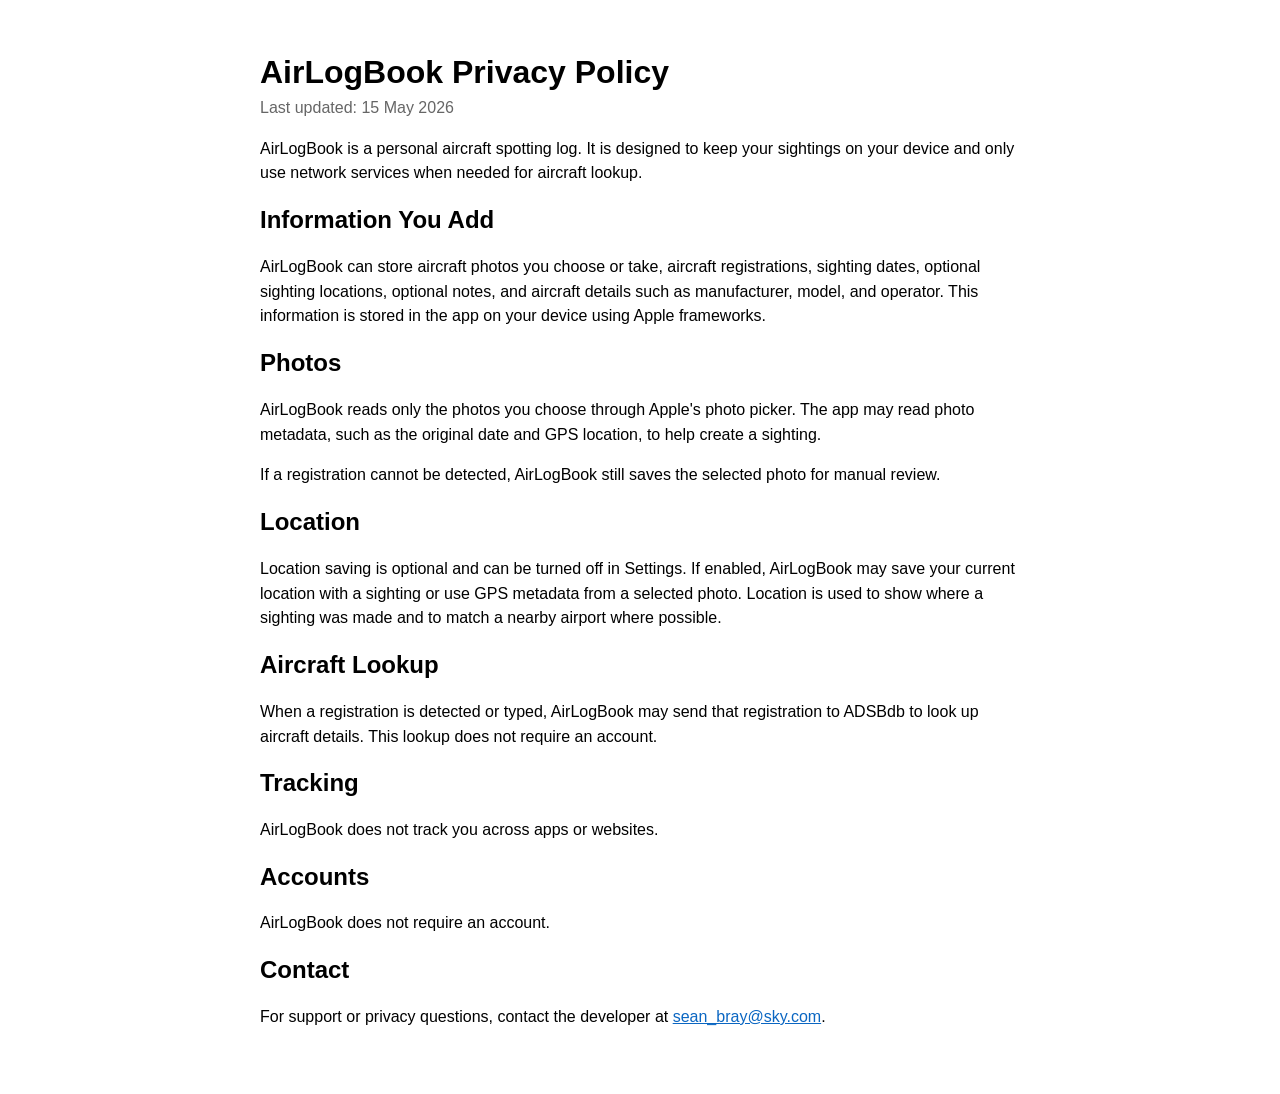
<file: index.html>
<!doctype html>
<html lang="en">
<head>
  <meta charset="utf-8">
  <meta name="viewport" content="width=device-width, initial-scale=1">
  <title>AirLogBook Privacy Policy</title>
  <style>
    :root {
      color-scheme: light dark;
      font-family: -apple-system, BlinkMacSystemFont, "Segoe UI", sans-serif;
      line-height: 1.55;
    }
    body {
      max-width: 760px;
      margin: 0 auto;
      padding: 32px 20px 48px;
    }
    h1, h2 {
      line-height: 1.2;
    }
    h1 {
      margin-bottom: 4px;
    }
    .updated {
      color: #666;
      margin-top: 0;
    }
    a {
      color: #0a66c2;
    }
  </style>
</head>
<body>
  <h1>AirLogBook Privacy Policy</h1>
  <p class="updated">Last updated: 15 May 2026</p>

  <p>AirLogBook is a personal aircraft spotting log. It is designed to keep your sightings on your device and only use network services when needed for aircraft lookup.</p>

  <h2>Information You Add</h2>
  <p>AirLogBook can store aircraft photos you choose or take, aircraft registrations, sighting dates, optional sighting locations, optional notes, and aircraft details such as manufacturer, model, and operator. This information is stored in the app on your device using Apple frameworks.</p>

  <h2>Photos</h2>
  <p>AirLogBook reads only the photos you choose through Apple's photo picker. The app may read photo metadata, such as the original date and GPS location, to help create a sighting.</p>
  <p>If a registration cannot be detected, AirLogBook still saves the selected photo for manual review.</p>

  <h2>Location</h2>
  <p>Location saving is optional and can be turned off in Settings. If enabled, AirLogBook may save your current location with a sighting or use GPS metadata from a selected photo. Location is used to show where a sighting was made and to match a nearby airport where possible.</p>

  <h2>Aircraft Lookup</h2>
  <p>When a registration is detected or typed, AirLogBook may send that registration to ADSBdb to look up aircraft details. This lookup does not require an account.</p>

  <h2>Tracking</h2>
  <p>AirLogBook does not track you across apps or websites.</p>

  <h2>Accounts</h2>
  <p>AirLogBook does not require an account.</p>

  <h2>Contact</h2>
  <p>For support or privacy questions, contact the developer at <a href="mailto:sean_bray@sky.com">sean_bray@sky.com</a>.</p>
</body>
</html>
</file>
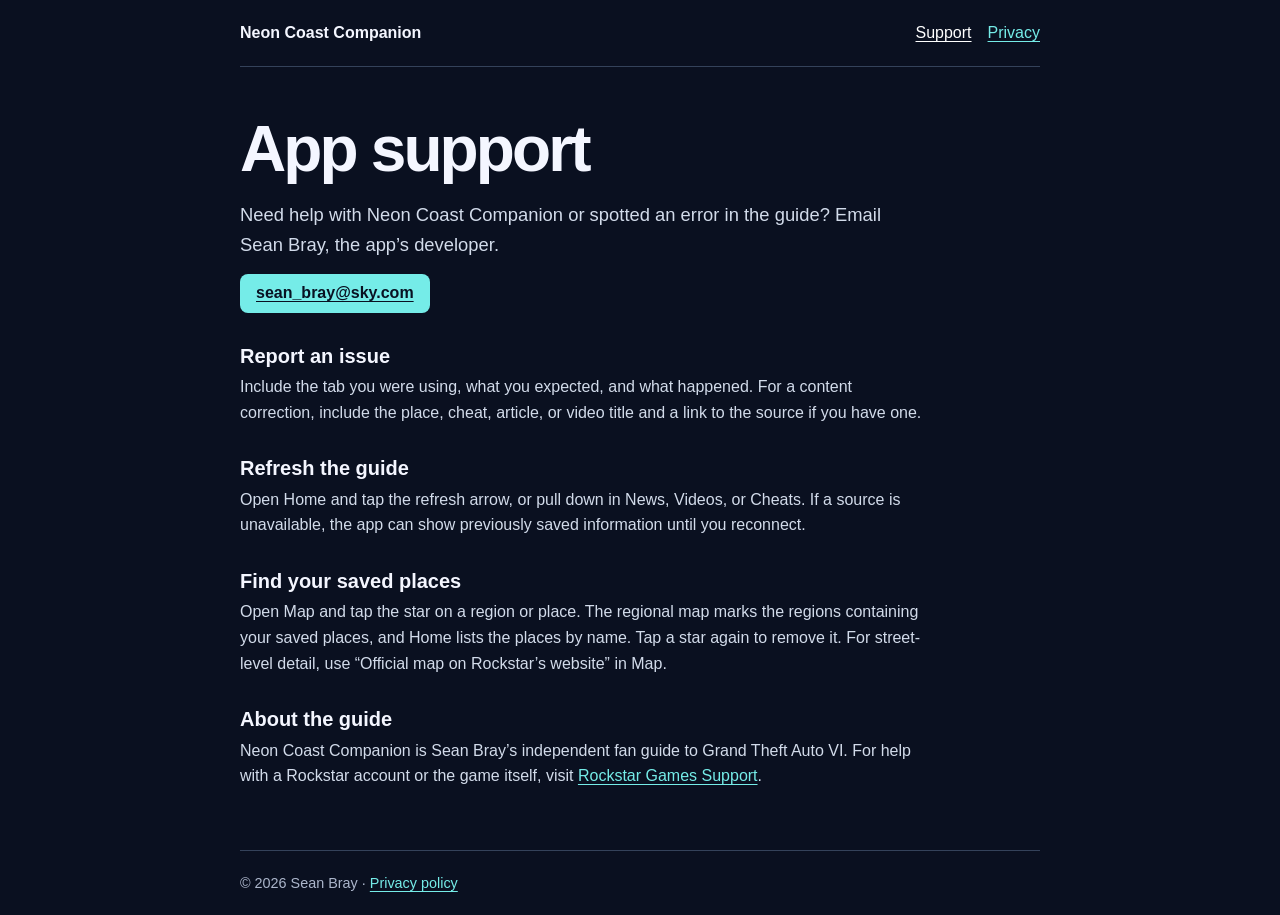
<file: leonida/index.html>
<!doctype html>
<html lang="en">
<head>
  <meta charset="utf-8">
  <meta name="viewport" content="width=device-width, initial-scale=1">
  <meta name="description" content="Help and contact information for Sean Bray’s Neon Coast Companion for iPhone and iPad.">
  <title>Neon Coast Companion · App support</title>
  <link rel="stylesheet" href="style.css">
</head>
<body>
  <header><a href="./" aria-label="Neon Coast Companion support home">Neon Coast Companion</a><nav aria-label="Help pages"><a href="./" aria-current="page">Support</a><a href="privacy.html">Privacy</a></nav></header>
  <main>
    <h1>App support</h1>
    <p class="lead">Need help with Neon Coast Companion or spotted an error in the guide? Email Sean Bray, the app’s developer.</p>
    <a class="contact" href="mailto:sean_bray@sky.com?subject=Neon%20Coast%20Companion%20support">sean_bray@sky.com</a>
    <section><h2>Report an issue</h2><p>Include the tab you were using, what you expected, and what happened. For a content correction, include the place, cheat, article, or video title and a link to the source if you have one.</p></section>
    <section><h2>Refresh the guide</h2><p>Open Home and tap the refresh arrow, or pull down in News, Videos, or Cheats. If a source is unavailable, the app can show previously saved information until you reconnect.</p></section>
    <section><h2>Find your saved places</h2><p>Open Map and tap the star on a region or place. The regional map marks the regions containing your saved places, and Home lists the places by name. Tap a star again to remove it. For street-level detail, use “Official map on Rockstar’s website” in Map.</p></section>
    <section><h2>About the guide</h2><p>Neon Coast Companion is Sean Bray’s independent fan guide to Grand Theft Auto VI. For help with a Rockstar account or the game itself, visit <a href="https://support.rockstargames.com/">Rockstar Games Support</a>.</p></section>
  </main>
  <footer>© 2026 Sean Bray · <a href="privacy.html">Privacy policy</a></footer>
</body>
</html>
</file>
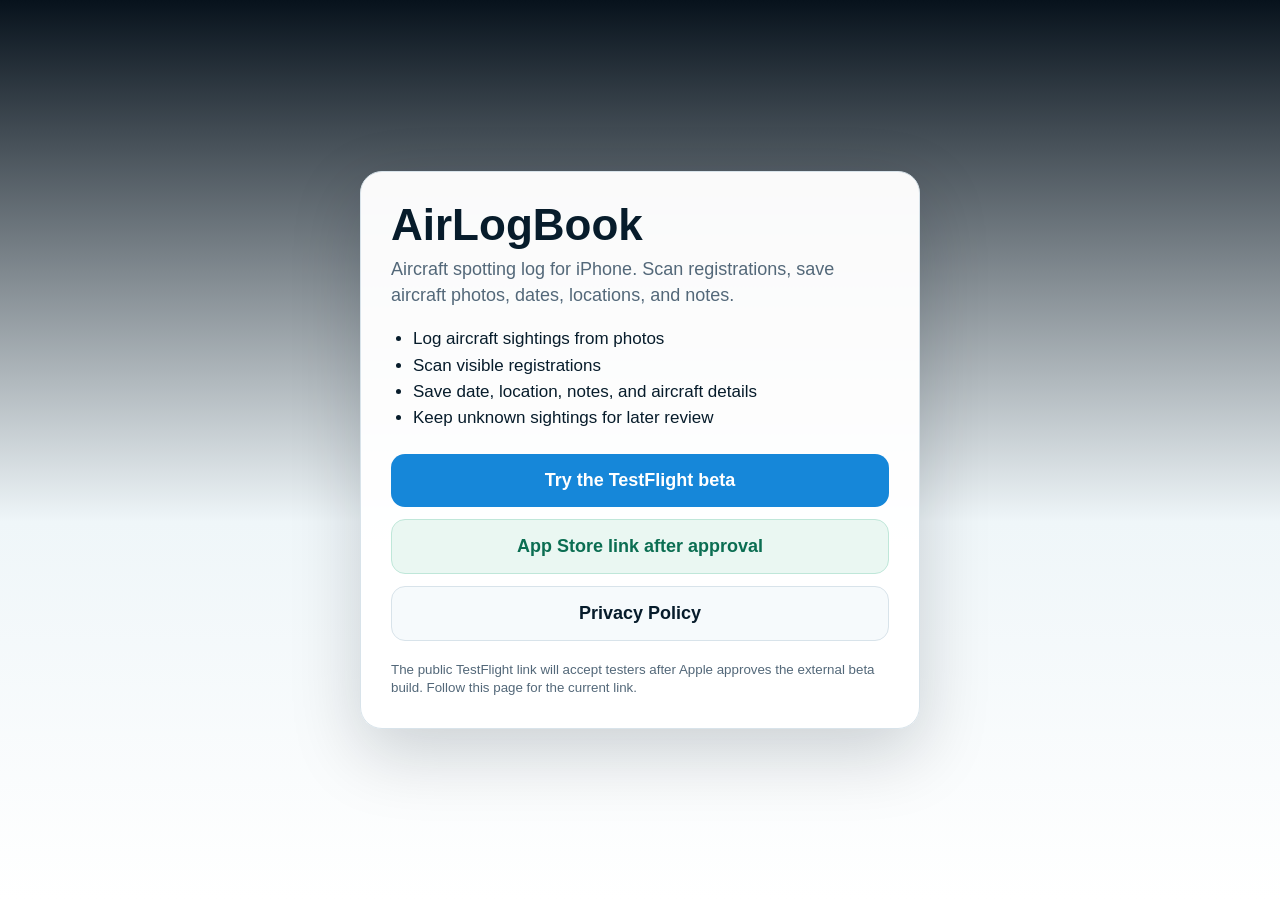
<file: airlogbook.html>
<!doctype html>
<html lang="en">
<head>
  <meta charset="utf-8">
  <meta name="viewport" content="width=device-width, initial-scale=1">
  <title>AirLogBook</title>
  <meta name="description" content="AirLogBook is an aircraft spotting log for iPhone. Scan registrations, save aircraft photos, dates, locations, and notes.">
  <style>
    :root {
      color-scheme: light;
      --ink: #071c2b;
      --muted: #536879;
      --line: #d8e3ea;
      --blue: #1687d9;
      --green: #1d9f76;
      --paper: #f6fafc;
    }
    * { box-sizing: border-box; }
    body {
      margin: 0;
      min-height: 100vh;
      font-family: Arial, Helvetica, sans-serif;
      background: linear-gradient(180deg, #07121c 0%, #eff6f9 58%, #ffffff 100%);
      color: var(--ink);
      display: grid;
      place-items: center;
      padding: 28px;
    }
    main {
      width: min(100%, 560px);
      background: rgba(255, 255, 255, 0.97);
      border: 1px solid var(--line);
      border-radius: 22px;
      padding: 30px;
      box-shadow: 0 24px 70px rgba(4, 16, 27, 0.18);
    }
    h1 {
      margin: 0 0 8px;
      font-size: 44px;
      line-height: 1.05;
      letter-spacing: 0;
    }
    p {
      margin: 0 0 18px;
      color: var(--muted);
      font-size: 18px;
      line-height: 1.45;
    }
    a {
      display: block;
      text-decoration: none;
      border-radius: 14px;
      padding: 16px 18px;
      margin-top: 12px;
      font-weight: 700;
      font-size: 18px;
      text-align: center;
    }
    .primary { background: var(--blue); color: #fff; }
    .secondary { background: #eaf7f2; color: #0b6e52; border: 1px solid #bfe7d9; }
    .quiet { background: var(--paper); color: var(--ink); border: 1px solid var(--line); }
    ul {
      margin: 0 0 22px;
      padding-left: 22px;
      color: var(--ink);
      line-height: 1.55;
      font-size: 17px;
    }
    small {
      display: block;
      margin-top: 20px;
      color: var(--muted);
      line-height: 1.4;
    }
  </style>
</head>
<body>
  <main>
    <h1>AirLogBook</h1>
    <p>Aircraft spotting log for iPhone. Scan registrations, save aircraft photos, dates, locations, and notes.</p>
    <ul>
      <li>Log aircraft sightings from photos</li>
      <li>Scan visible registrations</li>
      <li>Save date, location, notes, and aircraft details</li>
      <li>Keep unknown sightings for later review</li>
    </ul>
    <a class="primary" href="https://testflight.apple.com/join/sqmvg7hg">Try the TestFlight beta</a>
    <a class="secondary" href="https://apps.apple.com/app/id6766033287">App Store link after approval</a>
    <a class="quiet" href="https://seanbray-bit.github.io/">Privacy Policy</a>
    <small>The public TestFlight link will accept testers after Apple approves the external beta build. Follow this page for the current link.</small>
  </main>
</body>
</html>
</file>
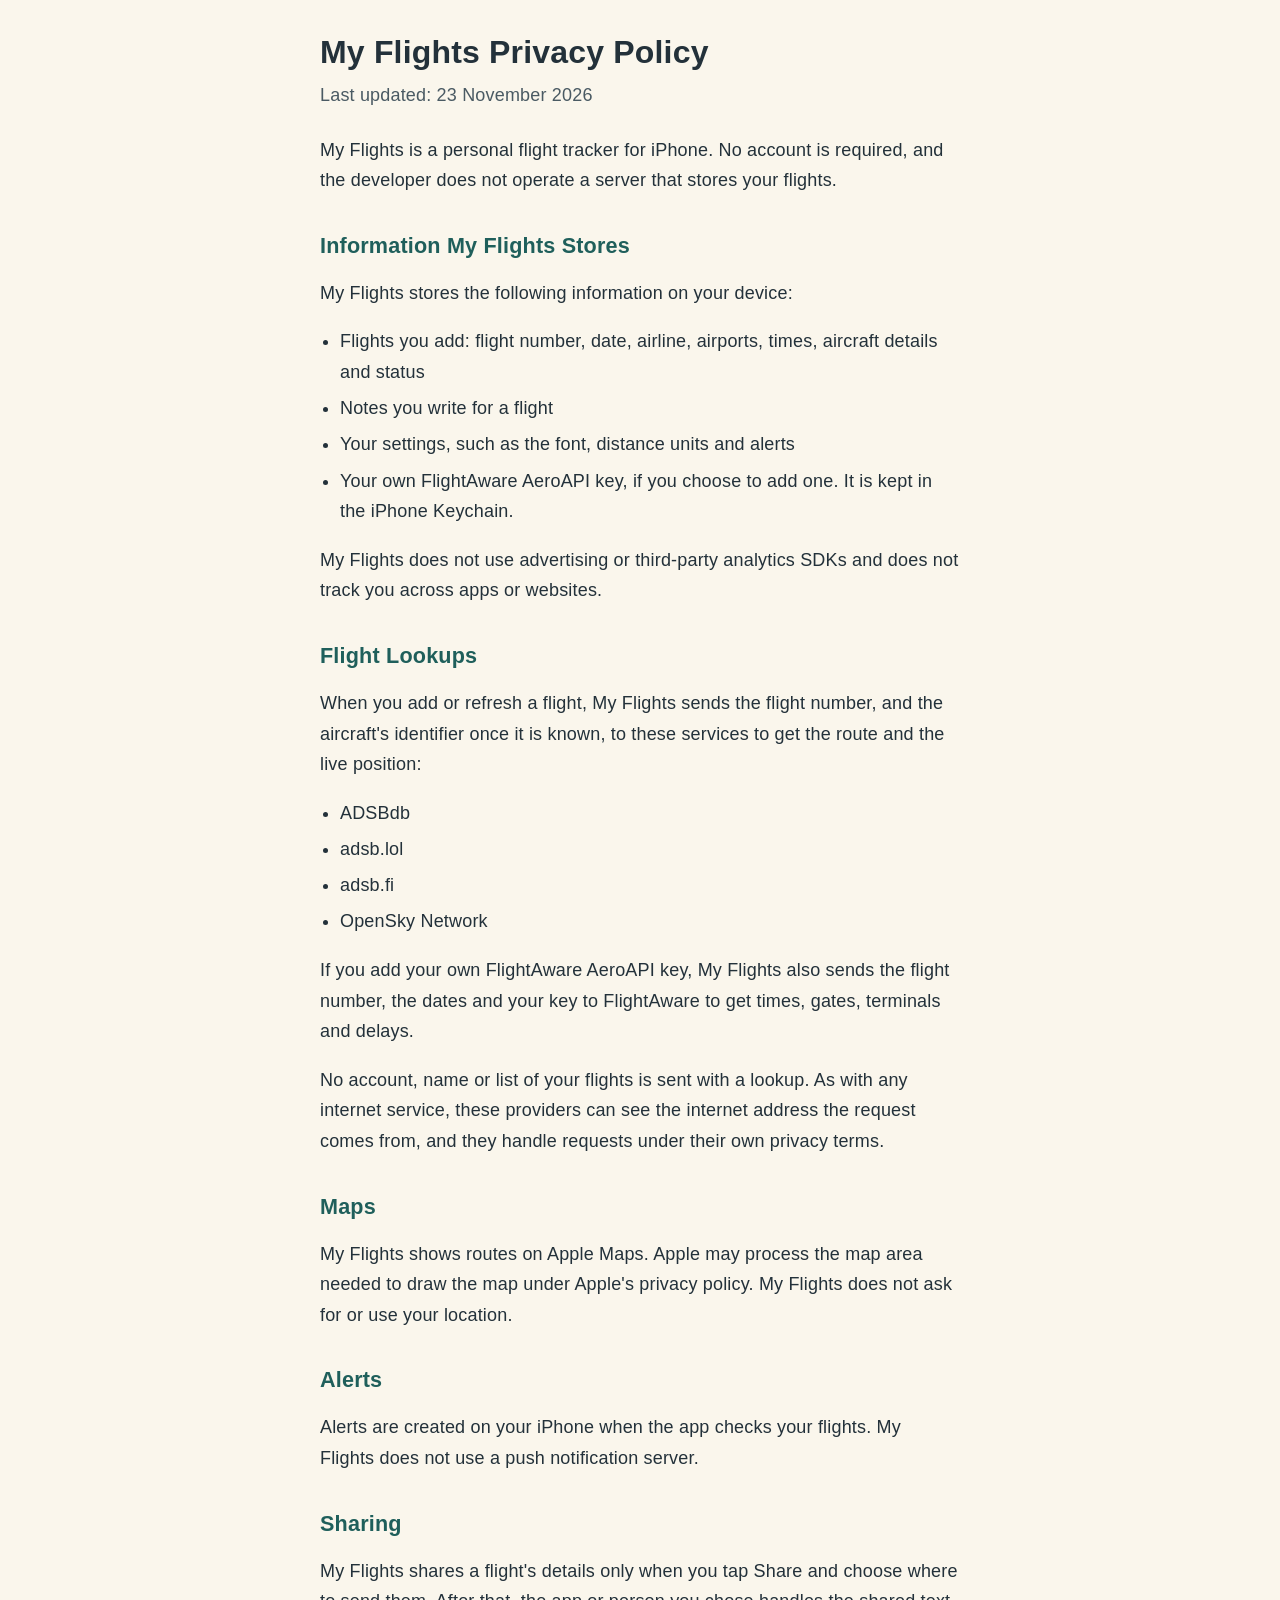
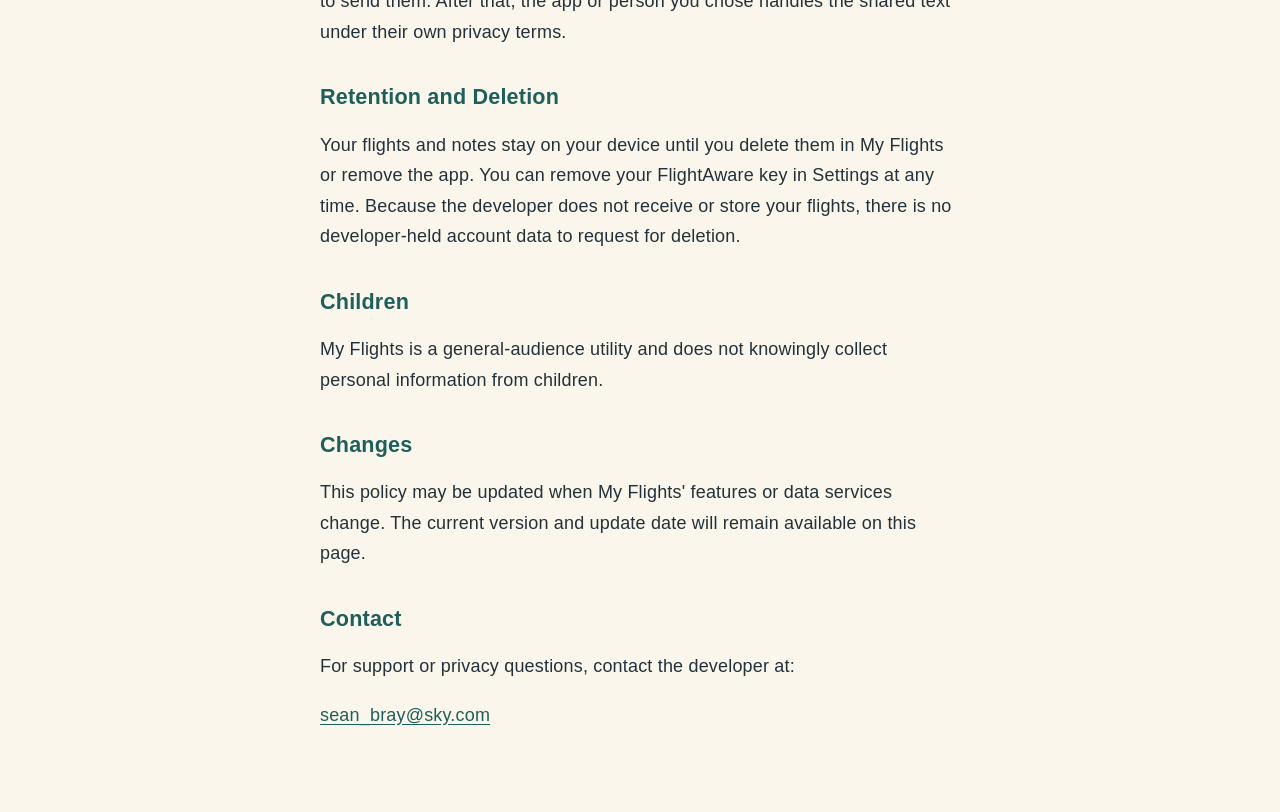
<file: myflights-privacy.html>
<!DOCTYPE html>
<html lang="en-GB">
<head>
<meta charset="utf-8">
<meta name="viewport" content="width=device-width, initial-scale=1">
<title>My Flights Privacy Policy</title>
<style>
  :root { color-scheme: light; }
  body { margin: 0; background: #FAF6EC; color: #23313A; font-family: -apple-system, BlinkMacSystemFont, "Segoe UI", Verdana, Arial, sans-serif; font-size: 1.125rem; line-height: 1.7; letter-spacing: 0.01em; }
  main { max-width: 40rem; margin: 0 auto; padding: 2rem 1.25rem 4rem; }
  h1 { font-size: 2rem; line-height: 1.25; margin: 0 0 0.5rem; }
  h2 { font-size: 1.35rem; line-height: 1.3; margin: 2.25rem 0 0.5rem; color: #1F5F5B; }
  p, li { max-width: 65ch; }
  ul { padding-left: 1.25rem; }
  li { margin: 0.35rem 0; }
  a { color: #1F5F5B; text-decoration: underline; text-underline-offset: 0.15em; }
  a:focus-visible { outline: 3px solid #1F5F5B; outline-offset: 3px; border-radius: 4px; }
  .updated { color: #4A5A63; margin: 0 0 1.5rem; }
  .card { background: #FFFFFF; border: 1px solid #E3DCCB; border-radius: 16px; padding: 1rem 1.25rem; margin: 1.5rem 0; }
</style>
</head>
<body>
<main>
<h1>My Flights Privacy Policy</h1>
<p class="updated">Last updated: 23 November 2026</p>
<p>My Flights is a personal flight tracker for iPhone. No account is required, and the developer does not operate a server that stores your flights.</p>
<h2>Information My Flights Stores</h2>
<p>My Flights stores the following information on your device:</p>
<ul>
<li>Flights you add: flight number, date, airline, airports, times, aircraft details and status</li>
<li>Notes you write for a flight</li>
<li>Your settings, such as the font, distance units and alerts</li>
<li>Your own FlightAware AeroAPI key, if you choose to add one. It is kept in the iPhone Keychain.</li>
</ul>
<p>My Flights does not use advertising or third-party analytics SDKs and does not track you across apps or websites.</p>
<h2>Flight Lookups</h2>
<p>When you add or refresh a flight, My Flights sends the flight number, and the aircraft&#x27;s identifier once it is known, to these services to get the route and the live position:</p>
<ul>
<li>ADSBdb</li>
<li>adsb.lol</li>
<li>adsb.fi</li>
<li>OpenSky Network</li>
</ul>
<p>If you add your own FlightAware AeroAPI key, My Flights also sends the flight number, the dates and your key to FlightAware to get times, gates, terminals and delays.</p>
<p>No account, name or list of your flights is sent with a lookup. As with any internet service, these providers can see the internet address the request comes from, and they handle requests under their own privacy terms.</p>
<h2>Maps</h2>
<p>My Flights shows routes on Apple Maps. Apple may process the map area needed to draw the map under Apple&#x27;s privacy policy. My Flights does not ask for or use your location.</p>
<h2>Alerts</h2>
<p>Alerts are created on your iPhone when the app checks your flights. My Flights does not use a push notification server.</p>
<h2>Sharing</h2>
<p>My Flights shares a flight&#x27;s details only when you tap Share and choose where to send them. After that, the app or person you chose handles the shared text under their own privacy terms.</p>
<h2>Retention and Deletion</h2>
<p>Your flights and notes stay on your device until you delete them in My Flights or remove the app. You can remove your FlightAware key in Settings at any time. Because the developer does not receive or store your flights, there is no developer-held account data to request for deletion.</p>
<h2>Children</h2>
<p>My Flights is a general-audience utility and does not knowingly collect personal information from children.</p>
<h2>Changes</h2>
<p>This policy may be updated when My Flights&#x27; features or data services change. The current version and update date will remain available on this page.</p>
<h2>Contact</h2>
<p>For support or privacy questions, contact the developer at:</p>
<p><a href="mailto:sean_bray@sky.com">sean_bray@sky.com</a></p>
</main>
</body>
</html>
</file>
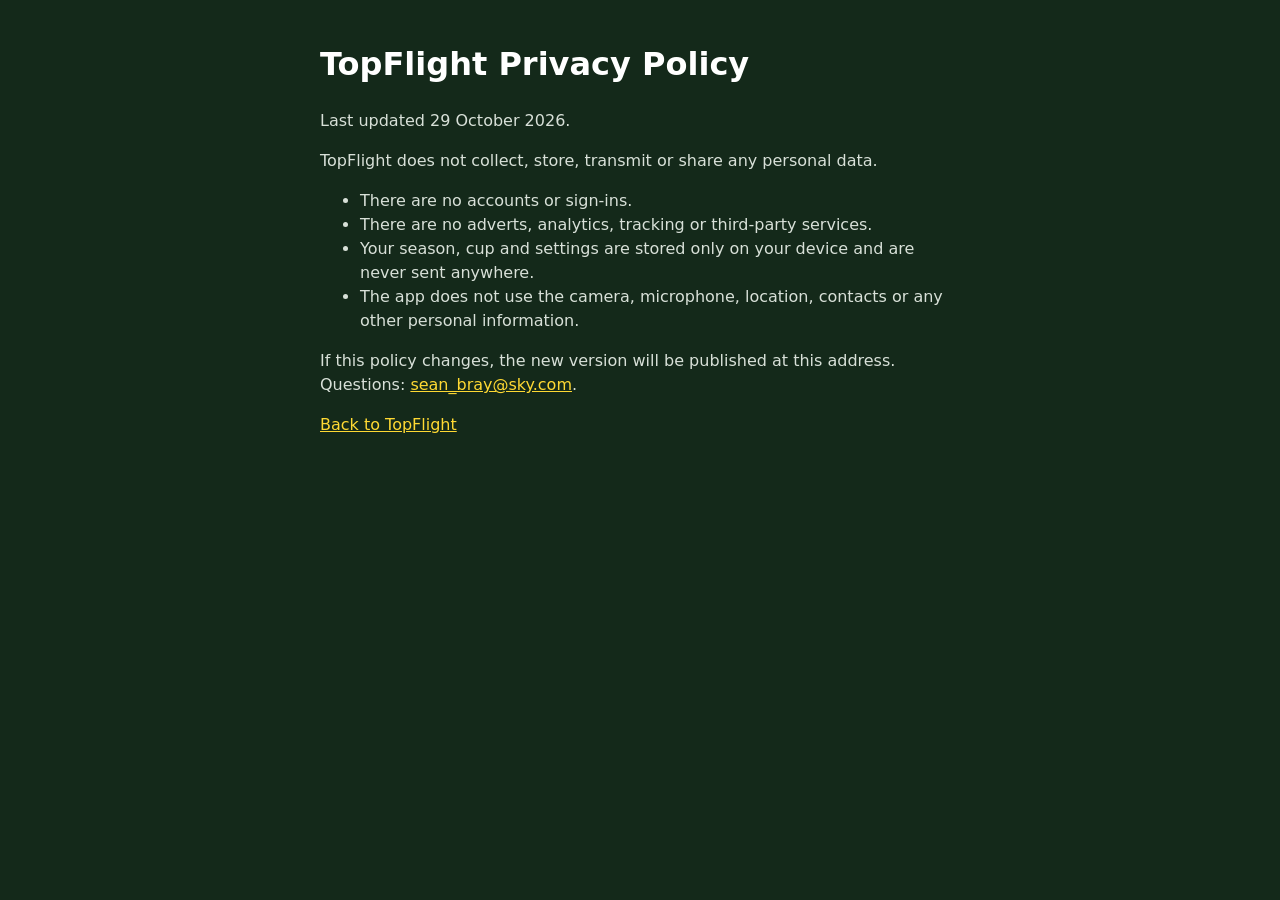
<file: topflight-privacy.html>
<!doctype html><html lang="en"><head><meta charset="utf-8"><meta name="viewport" content="width=device-width,initial-scale=1"><title>TopFlight Privacy Policy</title>
<style>body{font-family:-apple-system,system-ui,sans-serif;max-width:640px;margin:40px auto;padding:0 20px;background:#14291a;color:#fff;line-height:1.5}h1{font-size:2rem}a{color:#ffd933}p,li{color:#d8e0d8}</style></head>
<body><h1>TopFlight Privacy Policy</h1><p>Last updated 29 October 2026.</p>
<p>TopFlight does not collect, store, transmit or share any personal data.</p>
<ul><li>There are no accounts or sign-ins.</li><li>There are no adverts, analytics, tracking or third-party services.</li><li>Your season, cup and settings are stored only on your device and are never sent anywhere.</li><li>The app does not use the camera, microphone, location, contacts or any other personal information.</li></ul>
<p>If this policy changes, the new version will be published at this address. Questions: <a href="mailto:sean_bray@sky.com">sean_bray@sky.com</a>.</p><p><a href="topflight.html">Back to TopFlight</a></p></body></html>
</file>
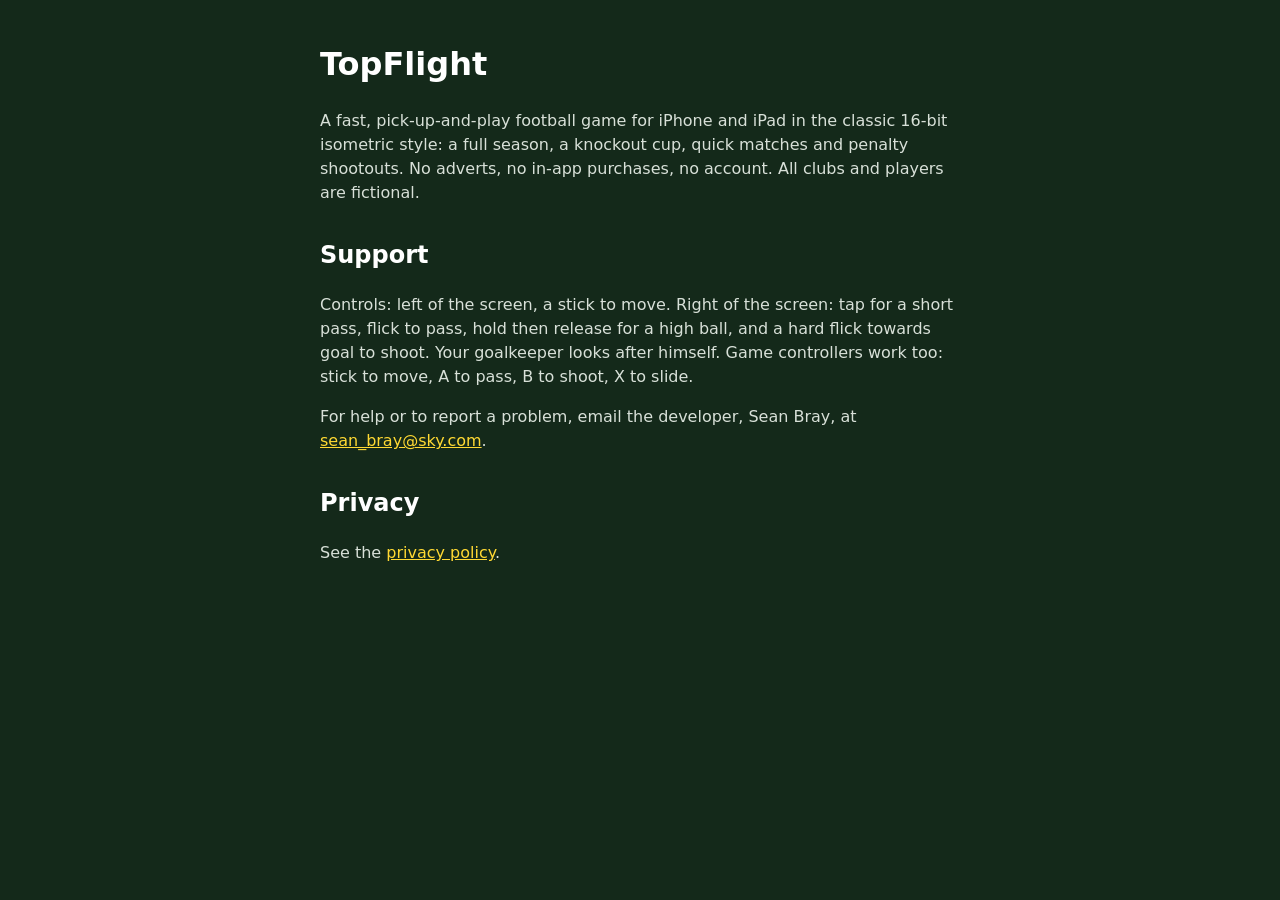
<file: topflight.html>
<!doctype html><html lang="en"><head><meta charset="utf-8"><meta name="viewport" content="width=device-width,initial-scale=1"><title>TopFlight</title>
<style>body{font-family:-apple-system,system-ui,sans-serif;max-width:640px;margin:40px auto;padding:0 20px;background:#14291a;color:#fff;line-height:1.5}h1{font-size:2rem}a{color:#ffd933}h2{margin-top:2rem}p,li{color:#d8e0d8}</style></head>
<body><h1>TopFlight</h1>
<p>A fast, pick-up-and-play football game for iPhone and iPad in the classic 16-bit isometric style: a full season, a knockout cup, quick matches and penalty shootouts. No adverts, no in-app purchases, no account. All clubs and players are fictional.</p>
<h2>Support</h2>
<p>Controls: left of the screen, a stick to move. Right of the screen: tap for a short pass, flick to pass, hold then release for a high ball, and a hard flick towards goal to shoot. Your goalkeeper looks after himself. Game controllers work too: stick to move, A to pass, B to shoot, X to slide.</p>
<p>For help or to report a problem, email the developer, Sean Bray, at <a href="mailto:sean_bray@sky.com">sean_bray@sky.com</a>.</p>
<h2>Privacy</h2><p>See the <a href="topflight-privacy.html">privacy policy</a>.</p></body></html>
</file>
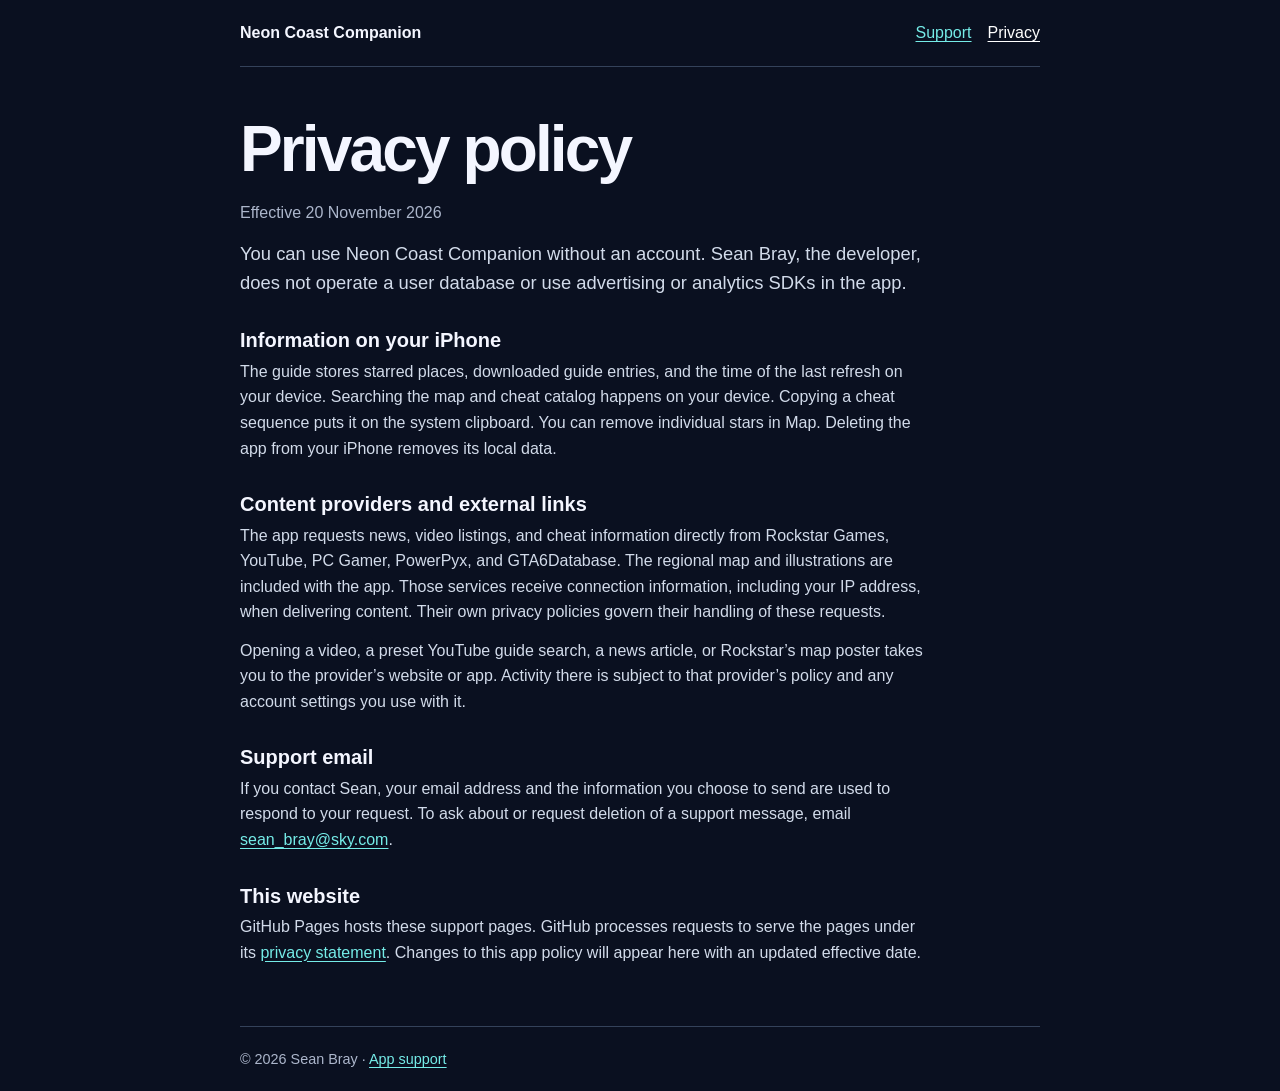
<file: leonida/privacy.html>
<!doctype html>
<html lang="en">
<head>
  <meta charset="utf-8">
  <meta name="viewport" content="width=device-width, initial-scale=1">
  <meta name="description" content="Privacy information for Sean Bray’s Neon Coast Companion for iPhone and iPad.">
  <title>Neon Coast Companion · Privacy policy</title>
  <link rel="stylesheet" href="style.css">
</head>
<body>
  <header><a href="./" aria-label="Neon Coast Companion support home">Neon Coast Companion</a><nav aria-label="Help pages"><a href="./">Support</a><a href="privacy.html" aria-current="page">Privacy</a></nav></header>
  <main>
    <h1>Privacy policy</h1>
    <p class="date">Effective 20 November 2026</p>
    <p class="lead">You can use Neon Coast Companion without an account. Sean Bray, the developer, does not operate a user database or use advertising or analytics SDKs in the app.</p>
    <section><h2>Information on your iPhone</h2><p>The guide stores starred places, downloaded guide entries, and the time of the last refresh on your device. Searching the map and cheat catalog happens on your device. Copying a cheat sequence puts it on the system clipboard. You can remove individual stars in Map. Deleting the app from your iPhone removes its local data.</p></section>
    <section><h2>Content providers and external links</h2><p>The app requests news, video listings, and cheat information directly from Rockstar Games, YouTube, PC Gamer, PowerPyx, and GTA6Database. The regional map and illustrations are included with the app. Those services receive connection information, including your IP address, when delivering content. Their own privacy policies govern their handling of these requests.</p><p>Opening a video, a preset YouTube guide search, a news article, or Rockstar’s map poster takes you to the provider’s website or app. Activity there is subject to that provider’s policy and any account settings you use with it.</p></section>
    <section><h2>Support email</h2><p>If you contact Sean, your email address and the information you choose to send are used to respond to your request. To ask about or request deletion of a support message, email <a href="mailto:sean_bray@sky.com?subject=Neon%20Coast%20Companion%20privacy">sean_bray@sky.com</a>.</p></section>
    <section><h2>This website</h2><p>GitHub Pages hosts these support pages. GitHub processes requests to serve the pages under its <a href="https://docs.github.com/en/site-policy/privacy-policies/github-general-privacy-statement">privacy statement</a>. Changes to this app policy will appear here with an updated effective date.</p></section>
  </main>
  <footer>© 2026 Sean Bray · <a href="./">App support</a></footer>
</body>
</html>
</file>
<file: leonida/style.css>
:root { color-scheme: dark; font-family: -apple-system, BlinkMacSystemFont, "Segoe UI", sans-serif; background: #0a1020; color: #f4f6ff; }
* { box-sizing: border-box; }
body { max-width: 56rem; margin: 0 auto; padding: 0 clamp(1.25rem, 5vw, 3rem); }
header, footer { padding: 1.5rem 0; }
header { display: flex; align-items: baseline; justify-content: space-between; gap: .75rem; border-bottom: 1px solid #34425a; }
header > a { color: #f4f6ff; font-weight: 750; text-decoration: none; }
nav { display: flex; gap: 1rem; }
nav [aria-current] { color: #fff; }
a { color: #75ece8; text-underline-offset: .18em; }
a:focus-visible { outline: 3px solid #ffa1c4; outline-offset: 4px; }
main { max-width: 43rem; padding: 2rem 0 3rem; }
h1 { margin: .25em 0; font-weight: 800; font-size: clamp(2.6rem, 7vw, 4rem); letter-spacing: -.045em; line-height: 1.08; }
h2 { font-size: 1.25rem; margin: 2rem 0 .4rem; }
p { line-height: 1.6; margin: .4em 0 .8em; color: #d2dbea; }
.lead { font-size: 1.15rem; }
.date, footer { color: #acb6cb; }
.contact { display: inline-block; padding: .66rem 1rem; border-radius: .5rem; color: #081122; background: #75ece8; font-weight: 650; }
footer { border-top: 1px solid #34425a; font-size: .9rem; }
</file>
